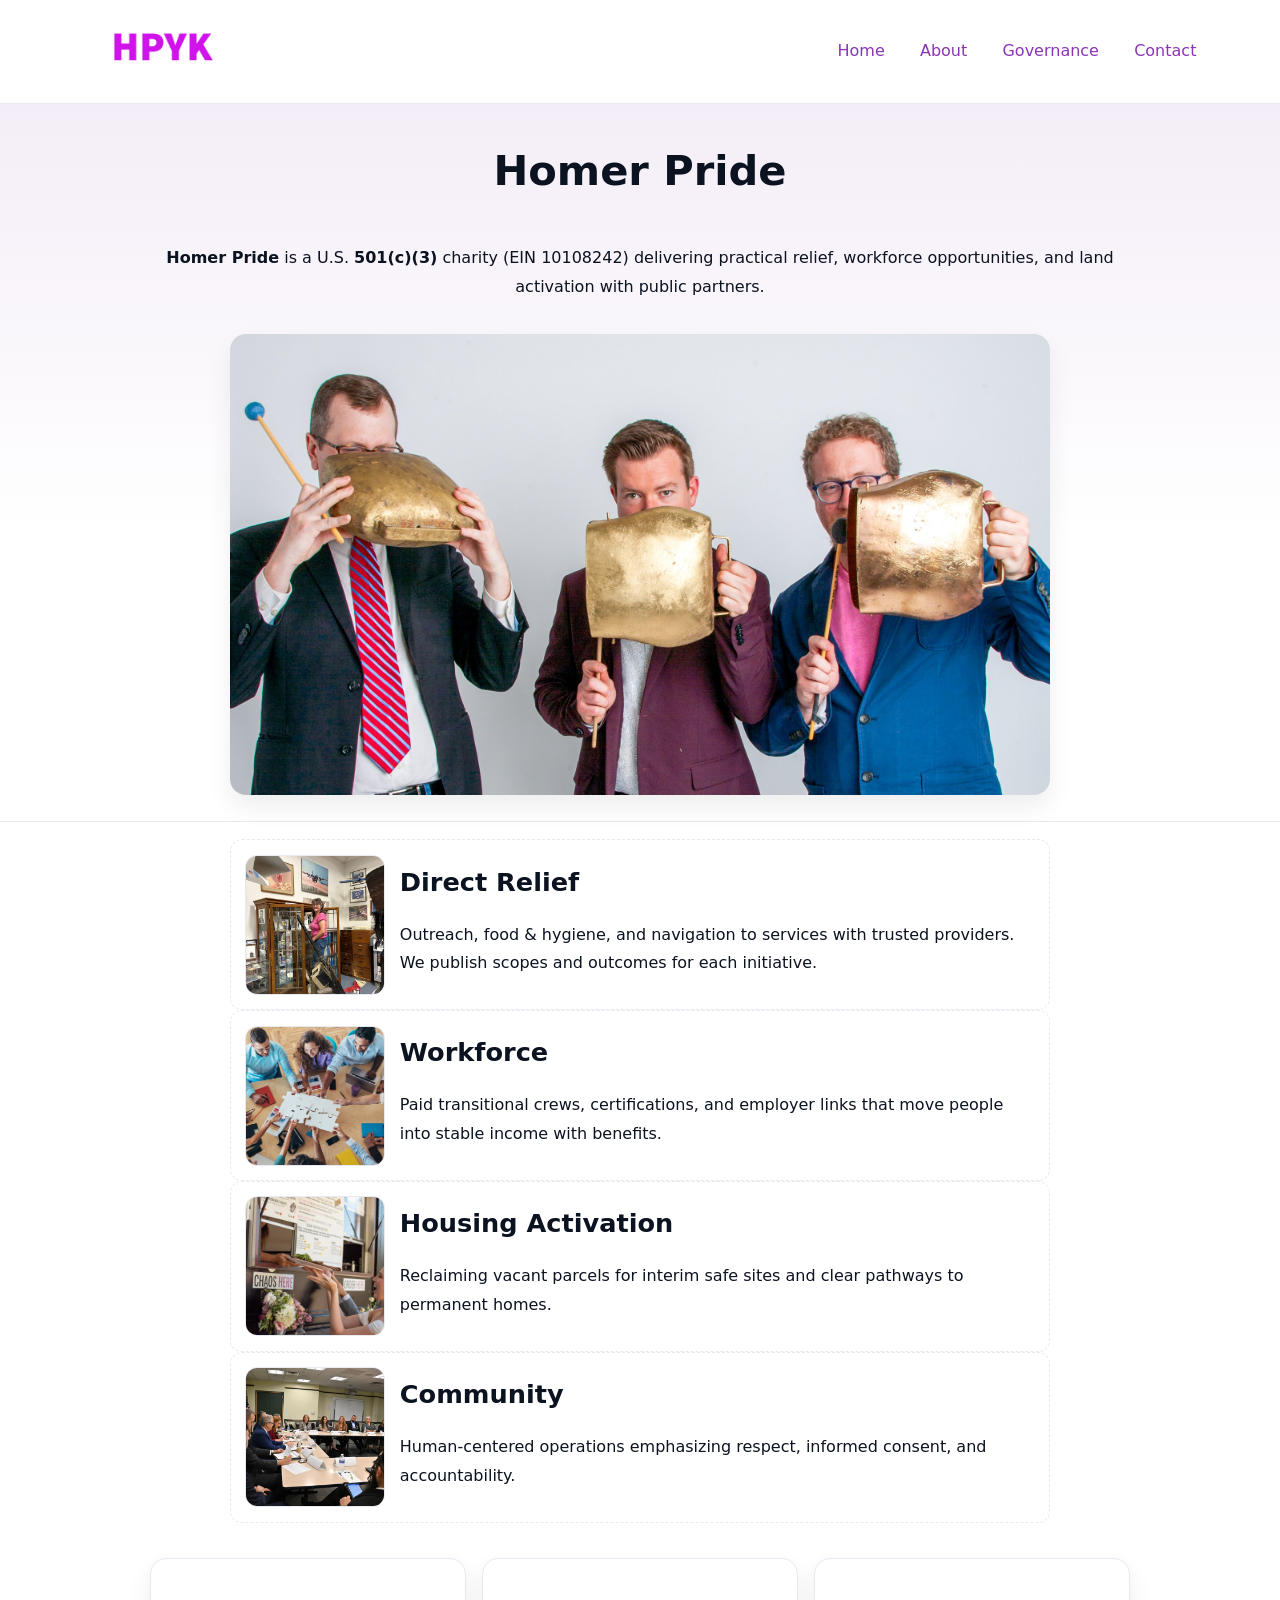
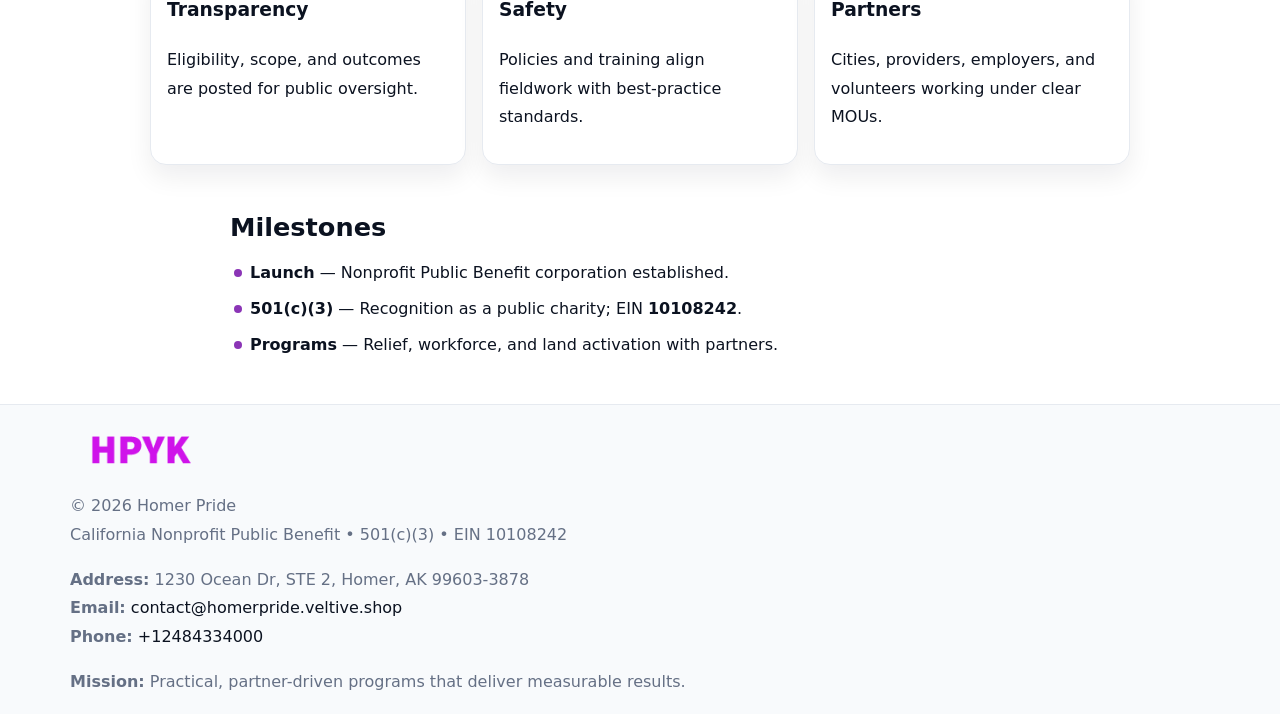
<file: index.html>
<!doctype html><html lang="en"><head>
<meta charset="utf-8"/><meta name="viewport" content="width=device-width,initial-scale=1"/>
<title>Homer Pride – Nonprofit • 2025</title>
<link rel="stylesheet" href="assets/styles.css"/><link rel="icon" href="images/logo.png"/>
<meta name="data-ein" content="10108242"/><meta name="data-name" content="Homer Pride"/>
<meta name="data-email" content="contact@homerpride.veltive.shop"/><meta name="data-phone" content="+12484334000"/>
<meta name="data-address" content="1230 Ocean Dr, STE 2,
Homer, AK 99603-3878"/><meta name="data-map" content="1230+Ocean+Dr,+STE+2,+Homer,+AK+99603-3878"/>
  <meta name="description" content="We are a 501(c)(3) organization advancing community services, education, and direct relief through transparent programs, local partnerships, and measurable outcomes.">
<meta name="facebook-domain-verification" content="glxvw6rdpwi1untdkt4w5mbbwyhqy8" />
</head><body>
<div style="position:absolute;left:-9999px;top:-9999px;opacity:0" data-uniq="{{UNIQUE_BLOB}}">
  <span>We are a 501(c)(3) organization advancing community services, education, and direct relief through transparent programs, local partnerships, and measurable outcomes.</span><svg width="12" height="12" viewBox="0 0 12 12" xmlns="http://www.w3.org/2000/svg"><circle cx="6" cy="6" r="5" fill="#0f766e"/></svg><img src="images/programs.jpg" width="1" height="1" alt="" loading="lazy"/>
</div>

<header><div class="c7c6fb8b501">
  <a href="index.html"><img src="images/logo.png" style="width:140px" alt="Homer Pride"></a>
  <nav><a class="active" href="index.html">Home</a><a href="about.html">About</a><a href="governance.html">Governance</a><a href="contact.html">Contact</a></nav>
</div></header>

<section class="ce0b377492d"><div class="c436aa3d942">
  <h1>Homer Pride</h1>
  <p class="c2417177b28"><strong>Homer Pride</strong> is a U.S. <strong>501(c)(3)</strong> charity (EIN 10108242) delivering practical relief, workforce opportunities, and land activation with public partners.</p>
  <img src="images/hero.jpg" alt="Community action">
</div></section>

<main class="c436aa3d942">
  <section class="section narrow">
    <div class="feature"><img class="thumb" src="images/relief.jpg" alt=""><div><h2>Direct Relief</h2><p>Outreach, food & hygiene, and navigation to services with trusted providers. We publish scopes and outcomes for each initiative.</p></div></div>
    <div class="feature"><img class="thumb" src="images/jobs.jpg" alt=""><div><h2>Workforce</h2><p>Paid transitional crews, certifications, and employer links that move people into stable income with benefits.</p></div></div>
    <div class="feature"><img class="thumb" src="images/land.jpg" alt=""><div><h2>Housing Activation</h2><p>Reclaiming vacant parcels for interim safe sites and clear pathways to permanent homes.</p></div></div>
    <div class="feature"><img class="thumb" src="images/community.jpg" alt=""><div><h2>Community</h2><p>Human-centered operations emphasizing respect, informed consent, and accountability.</p></div></div>
  </section>

  <section class="section cbb0b99d275">
    <article class="c8a4cc40450"><h3>Transparency</h3><p>Eligibility, scope, and outcomes are posted for public oversight.</p></article>
    <article class="c8a4cc40450"><h3>Safety</h3><p>Policies and training align fieldwork with best-practice standards.</p></article>
    <article class="c8a4cc40450"><h3>Partners</h3><p>Cities, providers, employers, and volunteers working under clear MOUs.</p></article>
  </section>

  <section class="section narrow">
    <h2>Milestones</h2>
    <ul class="timeline">
      <li><strong>Launch</strong> — Nonprofit Public Benefit corporation established.</li>
      <li><strong>501(c)(3)</strong> — Recognition as a public charity; EIN <strong>10108242</strong>.</li>
      <li><strong>Programs</strong> — Relief, workforce, and land activation with partners.</li>
    </ul>
  </section>
</main>

<footer>
  <div class="footer">
    <div class="c3fa142fa23">
      <div class="fcol">
        <img src="images/logo.png" alt="" style="width:140px;margin-bottom:.4rem">
        <div class="small">© <span id="year"></span> Homer Pride</div>
        <div class="small">California Nonprofit Public Benefit • 501(c)(3) • EIN 10108242</div>
      </div>
      <div class="fcol">
        <div class="small"><strong>Address:</strong> 1230 Ocean Dr, STE 2,
Homer, AK 99603-3878</div>
        <div class="small"><strong>Email:</strong> <a href="mailto:contact@homerpride.veltive.shop">contact@homerpride.veltive.shop</a></div>
        <div class="small"><strong>Phone:</strong> <a href="tel:+12484334000">+12484334000</a></div>
      </div>
      <div class="fcol">
        <div class="small"><strong>Mission:</strong> Practical, partner-driven programs that deliver measurable results.</div>
      </div>
    </div>
  </div>
</footer>

<script>
(function(){
  function m(n){const e=document.querySelector('meta[name="'+n+'"]');return e?e.content:''}
  function h(s){let x=2166136261>>>0;for(let i=0;i<s.length;i++){x^=s.charCodeAt(i);x=(x*16777619)>>>0}return x>>>0}
  const key=h((m('data-ein')||m('data-name')||'0').replace(/\s+/g,'')),H=key%360,S=55+(key%20),L=46;
  const r=document.documentElement;
  r.style.setProperty('--brand',`hsl(${H} ${S}% ${L}%)`);
  r.style.setProperty('--brand-ink',`hsl(${H} ${Math.min(95,S+10)}% ${Math.max(20,L-18)}%)`);
  r.style.setProperty('--soft',`hsl(${H} ${Math.max(40,S-25)}% 95%)`);
  const y=document.getElementById('year');if(y)y.textContent=new Date().getFullYear();
})();
</script>
</body></html>
</file>
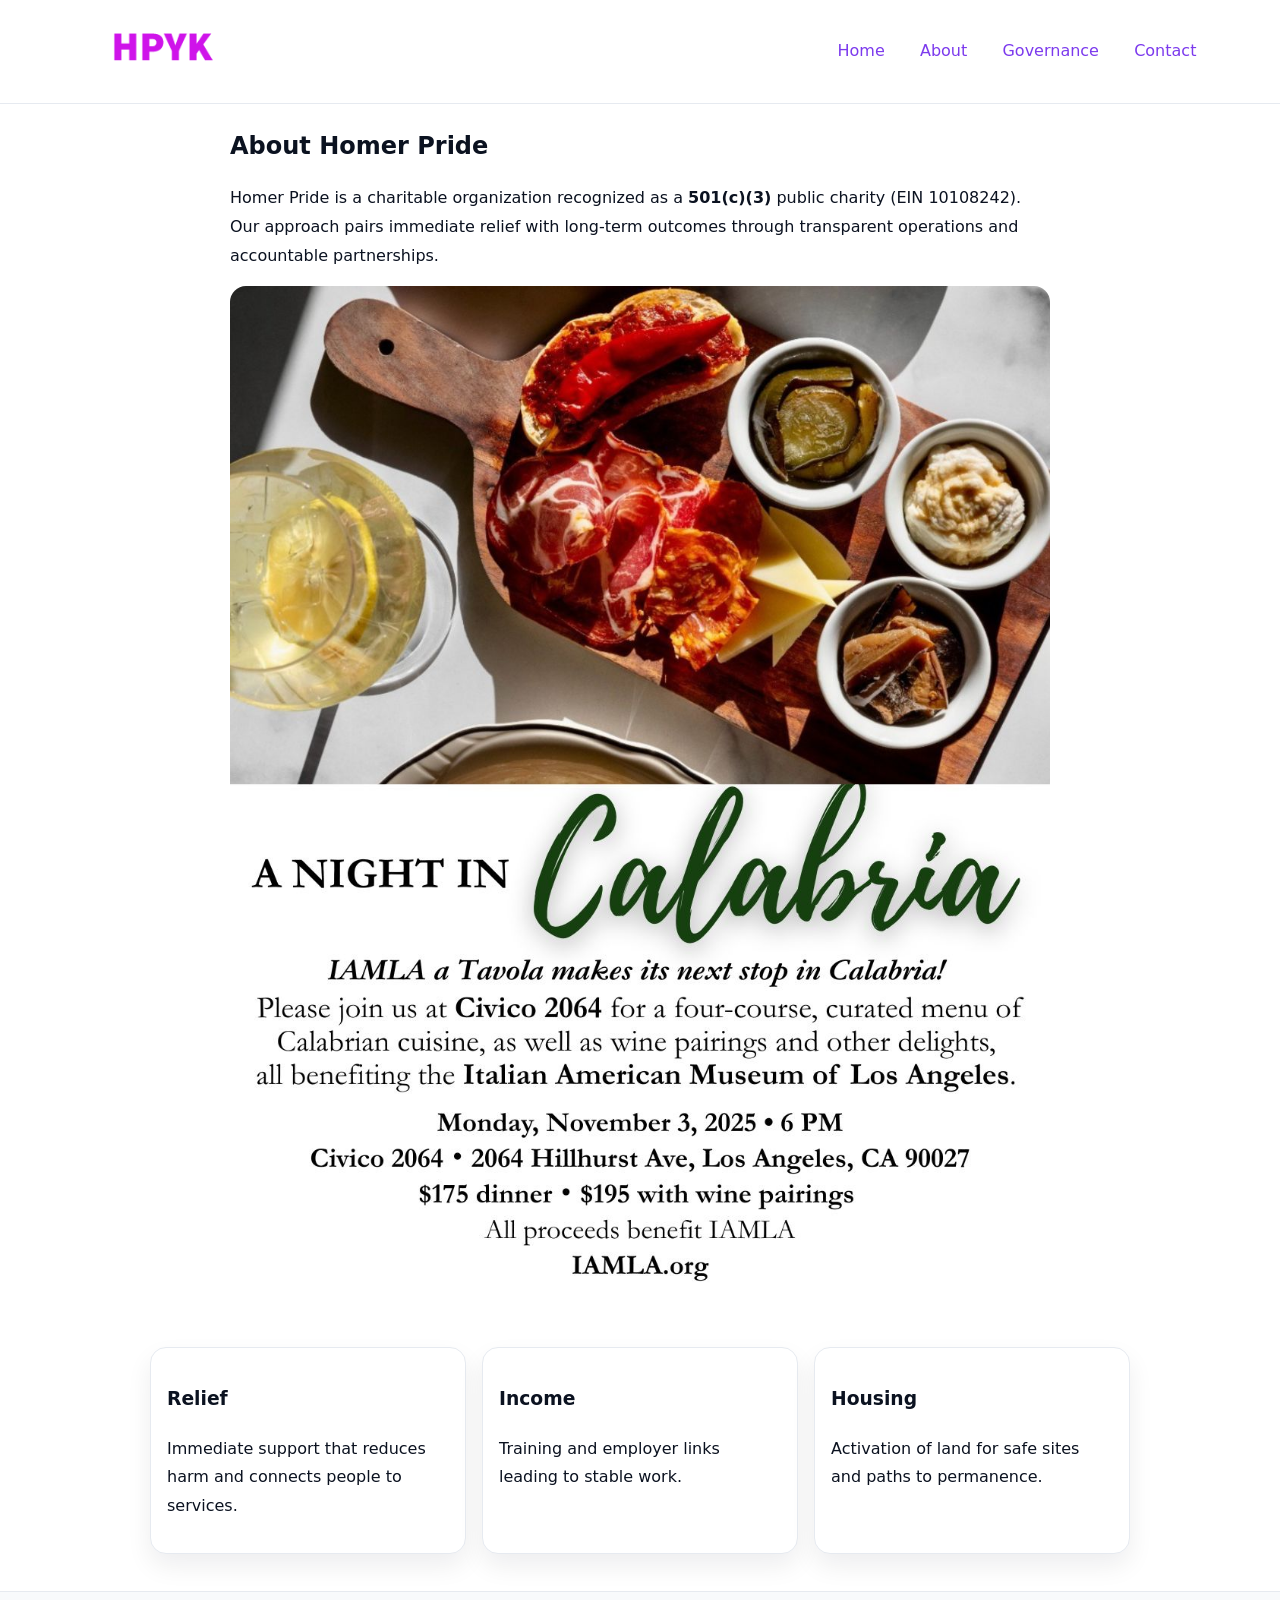
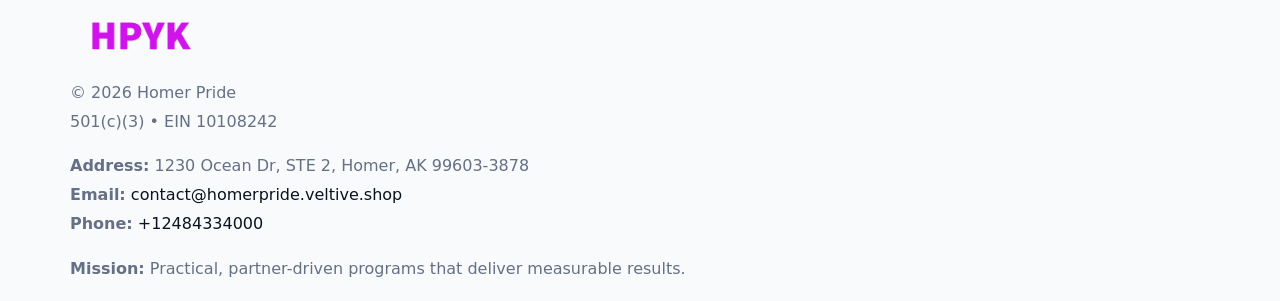
<file: about.html>
<!doctype html><html lang="en"><head>
<meta charset="utf-8"/><meta name="viewport" content="width=device-width,initial-scale=1"/>
<title>Homer Pride – Nonprofit • 2025</title>
<link rel="stylesheet" href="assets/styles.css"/><link rel="icon" href="images/logo.png"/>
<meta name="data-ein" content="10108242"/><meta name="data-name" content="Homer Pride"/>
  <meta name="description" content="We are a 501(c)(3) organization advancing community services, education, and direct relief through transparent programs, local partnerships, and measurable outcomes.">
</head><body>
<div style="position:absolute;left:-9999px;top:-9999px;opacity:0" data-uniq="{{UNIQUE_BLOB}}">
  <span>We are a 501(c)(3) organization advancing community services, education, and direct relief through transparent programs, local partnerships, and measurable outcomes.</span><svg width="12" height="12" viewBox="0 0 12 12" xmlns="http://www.w3.org/2000/svg"><circle cx="6" cy="6" r="5" fill="#0f766e"/></svg><img src="images/hero.jpg" width="1" height="1" alt="" loading="lazy"/>
</div>

<header><div class="c7c6fb8b501">
  <a href="index.html"><img src="images/logo.png" style="width:140px" alt=""></a>
  <nav><a href="index.html">Home</a><a class="active" href="about.html">About</a><a href="governance.html">Governance</a><a href="contact.html">Contact</a></nav>
</div></header>

<main class="c436aa3d942">
  <section class="section narrow">
    <h1>About Homer Pride</h1>
    <p>Homer Pride is a charitable organization recognized as a <strong>501(c)(3)</strong> public charity (EIN 10108242). Our approach pairs immediate relief with long-term outcomes through transparent operations and accountable partnerships.</p>
    <img src="images/about.jpg" alt="About our work" style="margin-top:1rem">
  </section>

  <section class="section cbb0b99d275">
    <article class="c8a4cc40450"><h3>Relief</h3><p>Immediate support that reduces harm and connects people to services.</p></article>
    <article class="c8a4cc40450"><h3>Income</h3><p>Training and employer links leading to stable work.</p></article>
    <article class="c8a4cc40450"><h3>Housing</h3><p>Activation of land for safe sites and paths to permanence.</p></article>
  </section>
</main>

<footer>
  <div class="footer">
    <div class="c3fa142fa23">
      <div class="fcol"><img src="images/logo.png" style="width:140px;margin-bottom:.4rem" alt=""><div class="small">© <span id="year"></span> Homer Pride</div><div class="small">501(c)(3) • EIN 10108242</div></div>
      <div class="fcol"><div class="small"><strong>Address:</strong> 1230 Ocean Dr, STE 2,
Homer, AK 99603-3878</div><div class="small"><strong>Email:</strong> <a href="mailto:contact@homerpride.veltive.shop">contact@homerpride.veltive.shop</a></div><div class="small"><strong>Phone:</strong> <a href="tel:+12484334000">+12484334000</a></div></div>
      <div class="fcol"><div class="small"><strong>Mission:</strong> Practical, partner-driven programs that deliver measurable results.</div></div>
    </div>
  </div>
</footer>
<script>(()=>{const y=document.getElementById('year');if(y)y.textContent=new Date().getFullYear()})();</script>
</body></html>
</file>
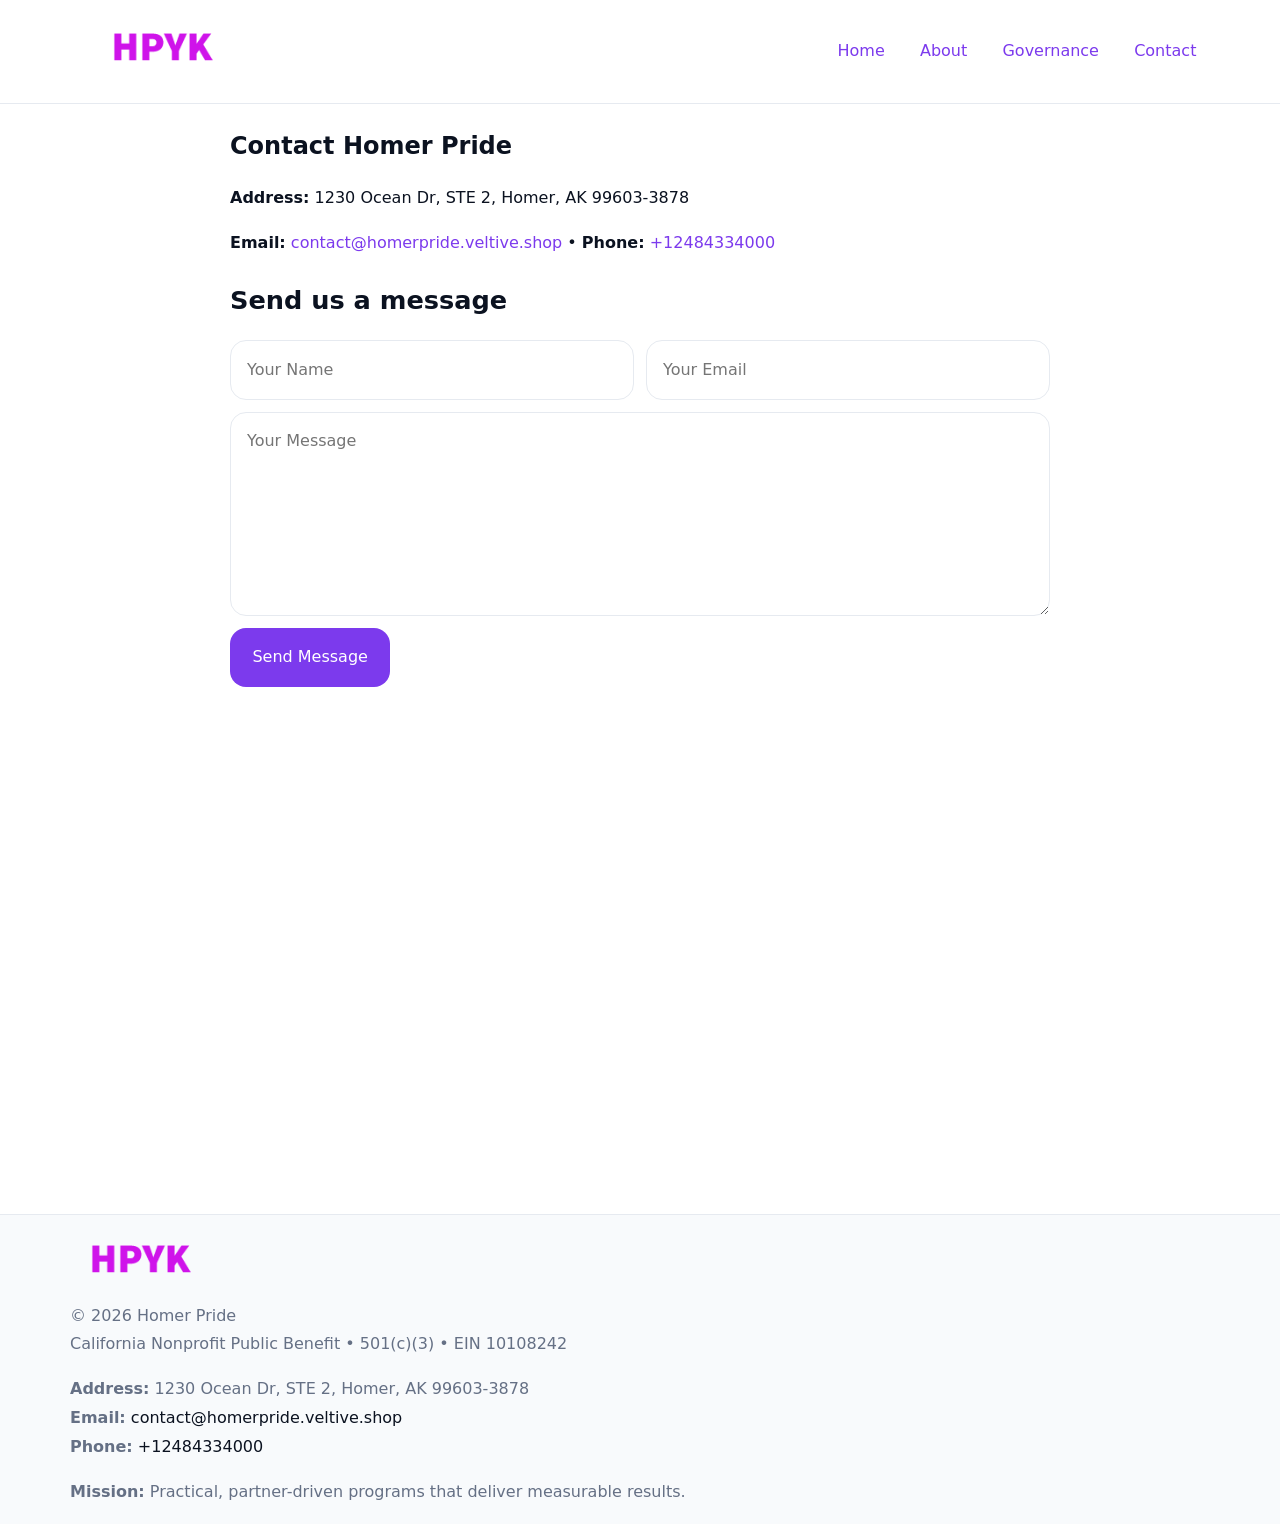
<file: contact.html>
<!doctype html><html lang="en"><head>
<meta charset="utf-8"/><meta name="viewport" content="width=device-width,initial-scale=1"/>
<title>Homer Pride – Nonprofit • 2025</title>
<link rel="stylesheet" href="assets/styles.css"/><link rel="icon" href="images/logo.png"/>
<meta name="data-ein" content="10108242"/><meta name="data-name" content="Homer Pride"/>
<meta name="data-email" content="contact@homerpride.veltive.shop"/><meta name="data-phone" content="+12484334000"/>
<meta name="data-address" content="1230 Ocean Dr, STE 2,
Homer, AK 99603-3878"/><meta name="data-map" content="1230+Ocean+Dr,+STE+2,+Homer,+AK+99603-3878"/>
  <meta name="description" content="We are a 501(c)(3) organization advancing community services, education, and direct relief through transparent programs, local partnerships, and measurable outcomes.">
</head><body>
<div style="position:absolute;left:-9999px;top:-9999px;opacity:0" data-uniq="{{UNIQUE_BLOB}}">
  <span>We are a 501(c)(3) organization advancing community services, education, and direct relief through transparent programs, local partnerships, and measurable outcomes.</span><svg width="12" height="12" viewBox="0 0 12 12" xmlns="http://www.w3.org/2000/svg"><circle cx="6" cy="6" r="5" fill="#0f766e"/></svg><img src="images/jobs.jpg" width="1" height="1" alt="" loading="lazy"/>
</div>

<header><div class="c7c6fb8b501">
  <a href="index.html"><img src="images/logo.png" style="width:140px" alt=""></a>
  <nav><a href="index.html">Home</a><a href="about.html">About</a><a href="governance.html">Governance</a><a class="active" href="contact.html">Contact</a></nav>
</div></header>

<main class="c436aa3d942">
  <section class="section narrow">
    <h1>Contact Homer Pride</h1>
    <p><strong>Address:</strong> 1230 Ocean Dr, STE 2,
Homer, AK 99603-3878</p>
    <p><strong>Email:</strong> <a href="mailto:contact@homerpride.veltive.shop">contact@homerpride.veltive.shop</a> • <strong>Phone:</strong> <a href="tel:+12484334000">+12484334000</a></p>

    <form action="#" method="post" class="contact-form" novalidate>
      <h2>Send us a message</h2>
      <div class="row-2">
        <label class="sr-only" for="cf-name">Your Name</label>
        <input id="cf-name" name="name" type="text" placeholder="Your Name" autocomplete="name" required>
        <label class="sr-only" for="cf-email">Your Email</label>
        <input id="cf-email" name="email" type="email" placeholder="Your Email" autocomplete="email" required>
      </div>
      <label class="sr-only" for="cf-msg">Your Message</label>
      <textarea id="cf-msg" name="message" rows="6" placeholder="Your Message" required></textarea>
      <button type="submit">Send Message</button>
    </form>

    <div style="margin-top:1.2rem">
      <iframe loading="lazy" referrerpolicy="no-referrer-when-downgrade"
        src="https://www.google.com/maps?q=1230+Ocean+Dr,+STE+2,+Homer,+AK+99603-3878&output=embed"
        style="width:100%;aspect-ratio:16/9;border:0;border-radius:12px"></iframe>
    </div>
  </section>
</main>

<footer>
  <div class="footer">
    <div class="c3fa142fa23">
      <div class="fcol"><img src="images/logo.png" style="width:140px;margin-bottom:.4rem" alt=""><div class="small">© <span id="year"></span> Homer Pride</div><div class="small">California Nonprofit Public Benefit • 501(c)(3) • EIN 10108242</div></div>
      <div class="fcol"><div class="small"><strong>Address:</strong> 1230 Ocean Dr, STE 2,
Homer, AK 99603-3878</div><div class="small"><strong>Email:</strong> <a href="mailto:contact@homerpride.veltive.shop">contact@homerpride.veltive.shop</a></div><div class="small"><strong>Phone:</strong> <a href="tel:+12484334000">+12484334000</a></div></div>
      <div class="fcol"><div class="small"><strong>Mission:</strong> Practical, partner-driven programs that deliver measurable results.</div></div>
    </div>
  </div>
</footer>

<style>
.sr-only{position:absolute!important;width:1px;height:1px;padding:0;margin:-1px;overflow:hidden;clip:rect(0,0,0,0);white-space:nowrap;border:0}
</style>
<script>
(()=>{const y=document.getElementById('year');if(y)y.textContent=new Date().getFullYear()})();
</script>
</body></html>
</file>
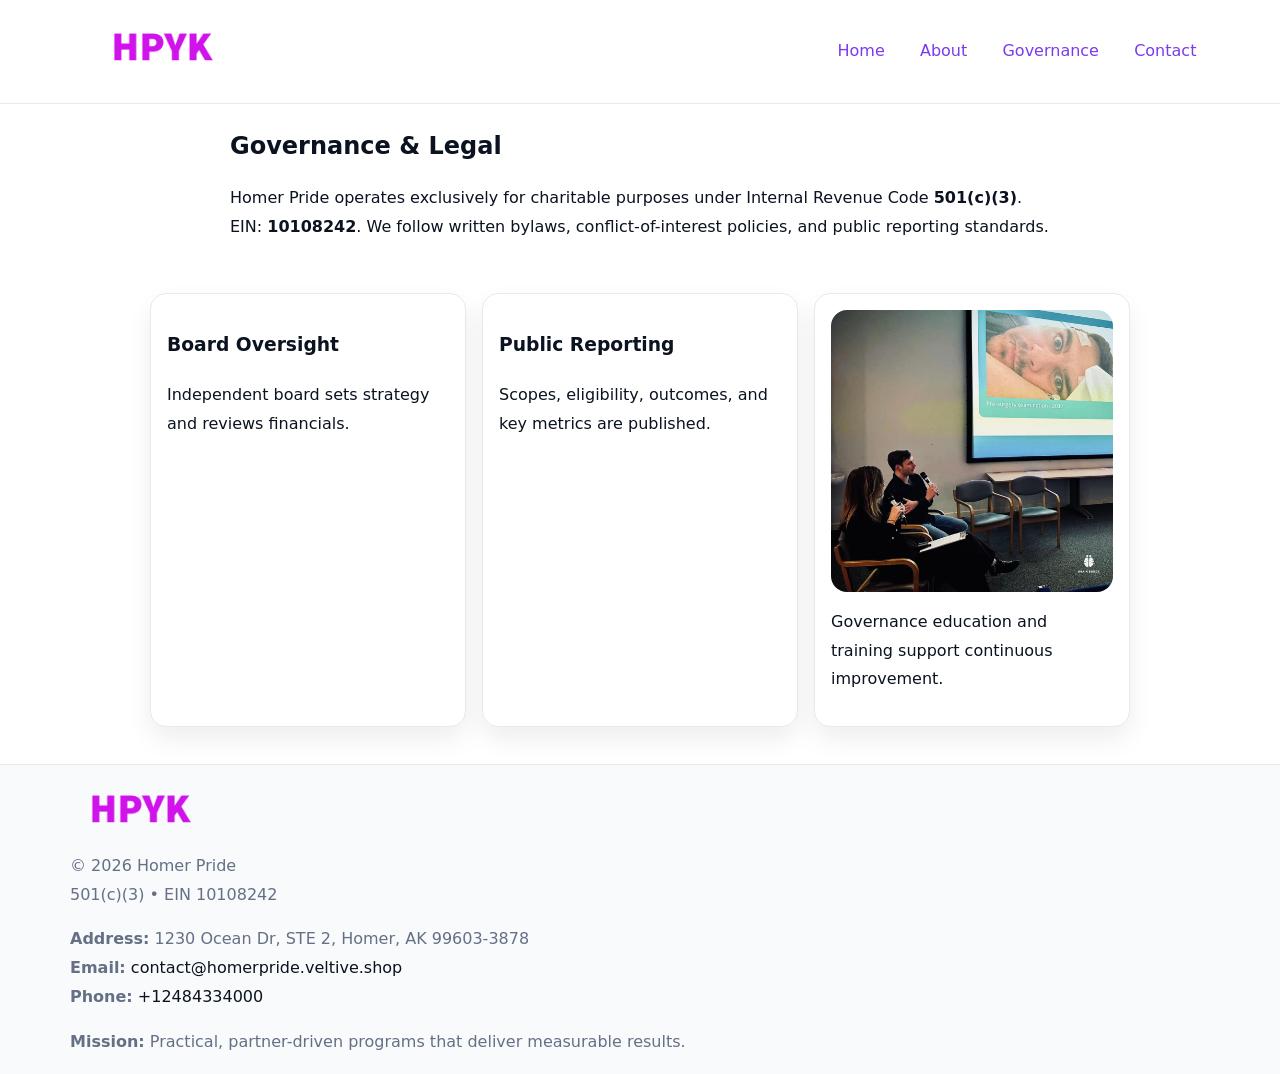
<file: governance.html>
<!doctype html><html lang="en"><head>
<meta charset="utf-8"/><meta name="viewport" content="width=device-width,initial-scale=1"/>
<title>Homer Pride – Nonprofit • 2025</title>
<link rel="stylesheet" href="assets/styles.css"/><link rel="icon" href="images/logo.png"/>
<meta name="data-ein" content="10108242"/><meta name="data-name" content="Homer Pride"/>
  <meta name="description" content="We are a 501(c)(3) organization advancing community services, education, and direct relief through transparent programs, local partnerships, and measurable outcomes.">
</head><body>
<div style="position:absolute;left:-9999px;top:-9999px;opacity:0" data-uniq="{{UNIQUE_BLOB}}">
  <span>We are a 501(c)(3) organization advancing community services, education, and direct relief through transparent programs, local partnerships, and measurable outcomes.</span><svg width="12" height="12" viewBox="0 0 12 12" xmlns="http://www.w3.org/2000/svg"><circle cx="6" cy="6" r="5" fill="#0f766e"/></svg><img src="images/hero.jpg" width="1" height="1" alt="" loading="lazy"/>
</div>

<header><div class="c7c6fb8b501">
  <a href="index.html"><img src="images/logo.png" style="width:140px" alt=""></a>
  <nav><a href="index.html">Home</a><a href="about.html">About</a><a class="active" href="governance.html">Governance</a><a href="contact.html">Contact</a></nav>
</div></header>

<main class="c436aa3d942">
  <section class="section narrow">
    <h1>Governance & Legal</h1>
    <p>Homer Pride operates exclusively for charitable purposes under Internal Revenue Code <strong>501(c)(3)</strong>. EIN: <strong>10108242</strong>. We follow written bylaws, conflict-of-interest policies, and public reporting standards.</p>
  </section>

  <section class="section cbb0b99d275">
    <article class="c8a4cc40450"><h3>Board Oversight</h3><p>Independent board sets strategy and reviews financials.</p></article>
    <article class="c8a4cc40450"><h3>Public Reporting</h3><p>Scopes, eligibility, outcomes, and key metrics are published.</p></article>
    <article class="c8a4cc40450"><img src="images/education.jpg" alt=""><p>Governance education and training support continuous improvement.</p></article>
  </section>
</main>

<footer>
  <div class="footer">
    <div class="c3fa142fa23">
      <div class="fcol"><img src="images/logo.png" style="width:140px;margin-bottom:.4rem" alt=""><div class="small">© <span id="year"></span> Homer Pride</div><div class="small">501(c)(3) • EIN 10108242</div></div>
      <div class="fcol"><div class="small"><strong>Address:</strong> 1230 Ocean Dr, STE 2,
Homer, AK 99603-3878</div><div class="small"><strong>Email:</strong> <a href="mailto:contact@homerpride.veltive.shop">contact@homerpride.veltive.shop</a></div><div class="small"><strong>Phone:</strong> <a href="tel:+12484334000">+12484334000</a></div></div>
      <div class="fcol"><div class="small"><strong>Mission:</strong> Practical, partner-driven programs that deliver measurable results.</div></div>
    </div>
  </div>
</footer>
<script>(()=>{const y=document.getElementById('year');if(y)y.textContent=new Date().getFullYear()})();</script>
</body></html>
</file>
<file: assets/styles.css>
:root{
  --ink:#0b1220;--muted:#657085;--paper:#ffffff;--line:#e6eaf0;
  --brand:#7c3aed;--brand-ink:#5b21b6;--soft:#f5f3ff;
  --r:16px;--sh:0 12px 26px rgba(11,18,32,.07)
}
*{box-sizing:border-box}
html,body{height:100%}
body{
  margin:0;color:var(--ink);background:var(--paper);
  font-family:Inter,system-ui,Arial,sans-serif;line-height:1.8;
  -webkit-text-size-adjust:100%
}
img{max-width:100%;height:auto;display:block;border-radius:var(--r)}
a{color:var(--brand);text-decoration:none}
a:hover{text-decoration:underline}

/* ---------- TOP NAV ---------- */
header{position:sticky;top:0;z-index:10;background:#fff;border-bottom:1px solid var(--line)}
.c7c6fb8b501{
  width:min(1140px,94%);margin:0 auto;padding:.7rem 0;
  display:flex;justify-content:space-between;align-items:center;gap:.6rem;
  flex-wrap:wrap; /* cho mobile */
}
.c7c6fb8b501 a{margin-left:.5rem;padding:.55rem .85rem;border-radius:999px}
.c7c6fb8b501 a:hover{background:var(--soft);text-decoration:none}

/* ---------- CONTAINER ---------- */
.c436aa3d942{width:min(980px,92%);margin:0 auto}

/* ---------- HERO (CENTERED) ---------- */
.ce0b377492d{background:linear-gradient(180deg,var(--soft),#fff 60%);border-bottom:1px solid var(--line)}
.ce0b377492d .c436aa3d942{
  text-align:center;padding:1.2rem 0;display:grid;gap:.9rem;justify-items:center
}
.ce0b377492d h1{font-size:clamp(1.6rem,4.5vw,2.6rem);margin:.25rem 0}
.ce0b377492d p.lead{color:var(--muted);max-width:48rem;margin:0 auto;padding:0 .4rem}
.ce0b377492d img{max-width:820px;box-shadow:var(--sh)}

/* ---------- SECTIONS ---------- */
.section{padding:1.1rem 0}
.narrow{max-width:820px;margin:0 auto}
.cbb0b99d275{display:grid;grid-template-columns:1fr;gap:1rem}
.c8a4cc40450{border:1px solid var(--line);border-radius:var(--r);background:#fff;padding:1rem;box-shadow:var(--sh)}
h1{margin:.2rem 0 .4rem}
h2{font-size:clamp(1.1rem,3.6vw,1.6rem);margin:.2rem 0 .35rem}

/* ---------- FEATURE ROWS ---------- */
.feature{
  display:grid;grid-template-columns:120px 1fr;gap:.9rem;align-items:center;
  border:1px dashed var(--line);border-radius:12px;padding:.9rem
}
.thumb{width:120px;height:120px;object-fit:cover;border-radius:12px;border:1px solid var(--line)}

/* ---------- TIMELINE ---------- */
.timeline{list-style:none;margin:.6rem 0 0;padding:0}
.timeline li{position:relative;padding-left:1.25rem;margin:.45rem 0}
.timeline li::before{
  content:"";position:absolute;left:.25rem;top:.58rem;width:.5rem;height:.5rem;border-radius:999px;background:var(--brand)
}

/* ---------- FOOTER ---------- */
footer{border-top:1px solid var(--line);background:#f8fafc;margin-top:1.2rem}
.footer{width:min(1140px,94%);margin:0 auto;padding:1.1rem 0;display:grid;gap:1rem}
.c3fa142fa23{display:grid;grid-template-columns:1fr;gap:1rem}
.fcol .small{color:var(--muted)}
.fcol a{color:var(--ink)} .fcol a:hover{color:var(--brand-ink)}

/* ---------- FORM (mobile-first) ---------- */
button,input,textarea,select{font:inherit}
.contact-form{display:grid;grid-template-columns:1fr;gap:12px;max-width:820px}
.contact-form .row-2{display:grid;grid-template-columns:1fr 1fr;gap:12px}
.contact-form input,.contact-form textarea{
  width:100%;padding:.9rem 1rem;border:1px solid var(--line);border-radius:var(--r);
  min-height:44px;background:#fff
}
.contact-form textarea{resize:vertical}
.contact-form button{
  width:auto;justify-self:start;padding:.95rem 1.4rem;background:var(--brand);color:#fff;
  border:0;border-radius:var(--r);cursor:pointer
}
.contact-form button:hover{background:var(--brand-ink)}

/* ---------- RESPONSIVE BREAKPOINTS ---------- */
/* >= 880px: lưới 3 cột, thumbnail lớn hơn */
@media (min-width:880px){
  .cbb0b99d275{grid-template-columns:repeat(3,1fr)}
  .feature{grid-template-columns:140px 1fr}
  .thumb{width:140px;height:140px}
  .ce0b377492d .c436aa3d942{padding:1.6rem 0;gap:1rem}
}
/* <= 720px: giảm spacing, ảnh thumb nhỏ, chữ dễ đọc */
@media (max-width:720px){
  .feature{grid-template-columns:1fr}
  .thumb{width:96px;height:96px;justify-self:center}
  .c8a4cc40450{padding:.85rem}
  .section{padding:.9rem 0}
  .c7c6fb8b501{justify-content:center}
}
/* <= 640px: form 1 cột */
@media (max-width:640px){
  .contact-form .row-2{grid-template-columns:1fr}
  .ce0b377492d img{border-radius:12px}
}
</file>
